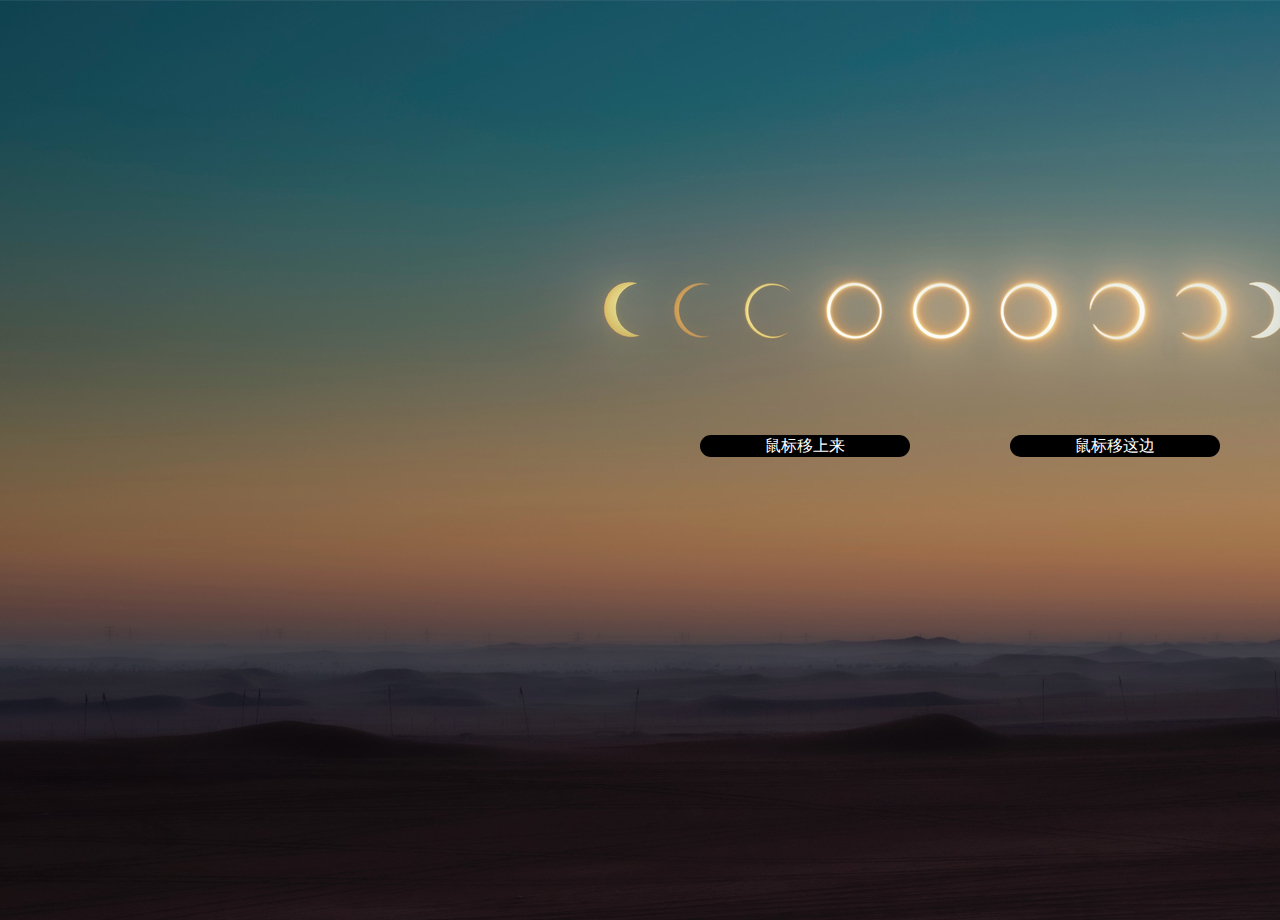
<file: index.html>
<!DOCTYPE html>
<html lang="en">
<head>
    <meta charset="UTF-8">
    <meta name="viewport" content="width=device-width, initial-scale=1.0">
    <title>个人博客</title>
    <style>
        *{
           margin: 0;
           padding: 0;
           text-decoration: none;
           list-style: none;
         }
        .qb{margin: 0 auto;
            background: url(images/3.jpg);width: 1920px;height: 920px;
        }
        .a1{
            float: left;
            width: 200px;
            height:22px;
            margin: 0 50px;
            margin-top: 435px;
            line-height:22px;
            overflow:hidden;
            padding-left:10px;
            background: black;
            border-radius: 50px;
        }
        .a1:first-child{
            margin-left: 700px;
        }

        .a1 span {
            display:block;
            margin-top:-22px;
            color: #ffffff;
        }
        .a1 a:hover {
            padding-top:22px;
        }
        .a1 a {
            color: #ffffff;
            float:left;
            overflow:hidden;
            margin-left: 55px;
        }
        .a2{
            float: left;
            width: 200px;
            height:22px;
            margin: 0 50px;
            margin-top: 435px;
            line-height:22px;
            overflow:hidden;
            padding-left:10px;
            background: black;
            border-radius: 50px;
        }
        .a2:first-child{
            margin-left: 700px;
        }

        .a2 span {
            display:block;
            margin-top:-22px;
            color: #ffffff;
        }
        .a2 a:hover {
            padding-top:22px;
        }
        .a2 a {
            color: #ffffff;
            float:left;
            overflow:hidden;
            margin-left: 55px;
        }


    </style>
</head>
<body>
<div class="qb">
    <div class="a1"><a href="#"><span>错啦!在右边</span>鼠标移上来</a></div>

    <div class="a2"><a href="inde.html"><span>对啦!点吧</span>鼠标移这边</a></div>
</div>
</body>
</html>
</file>
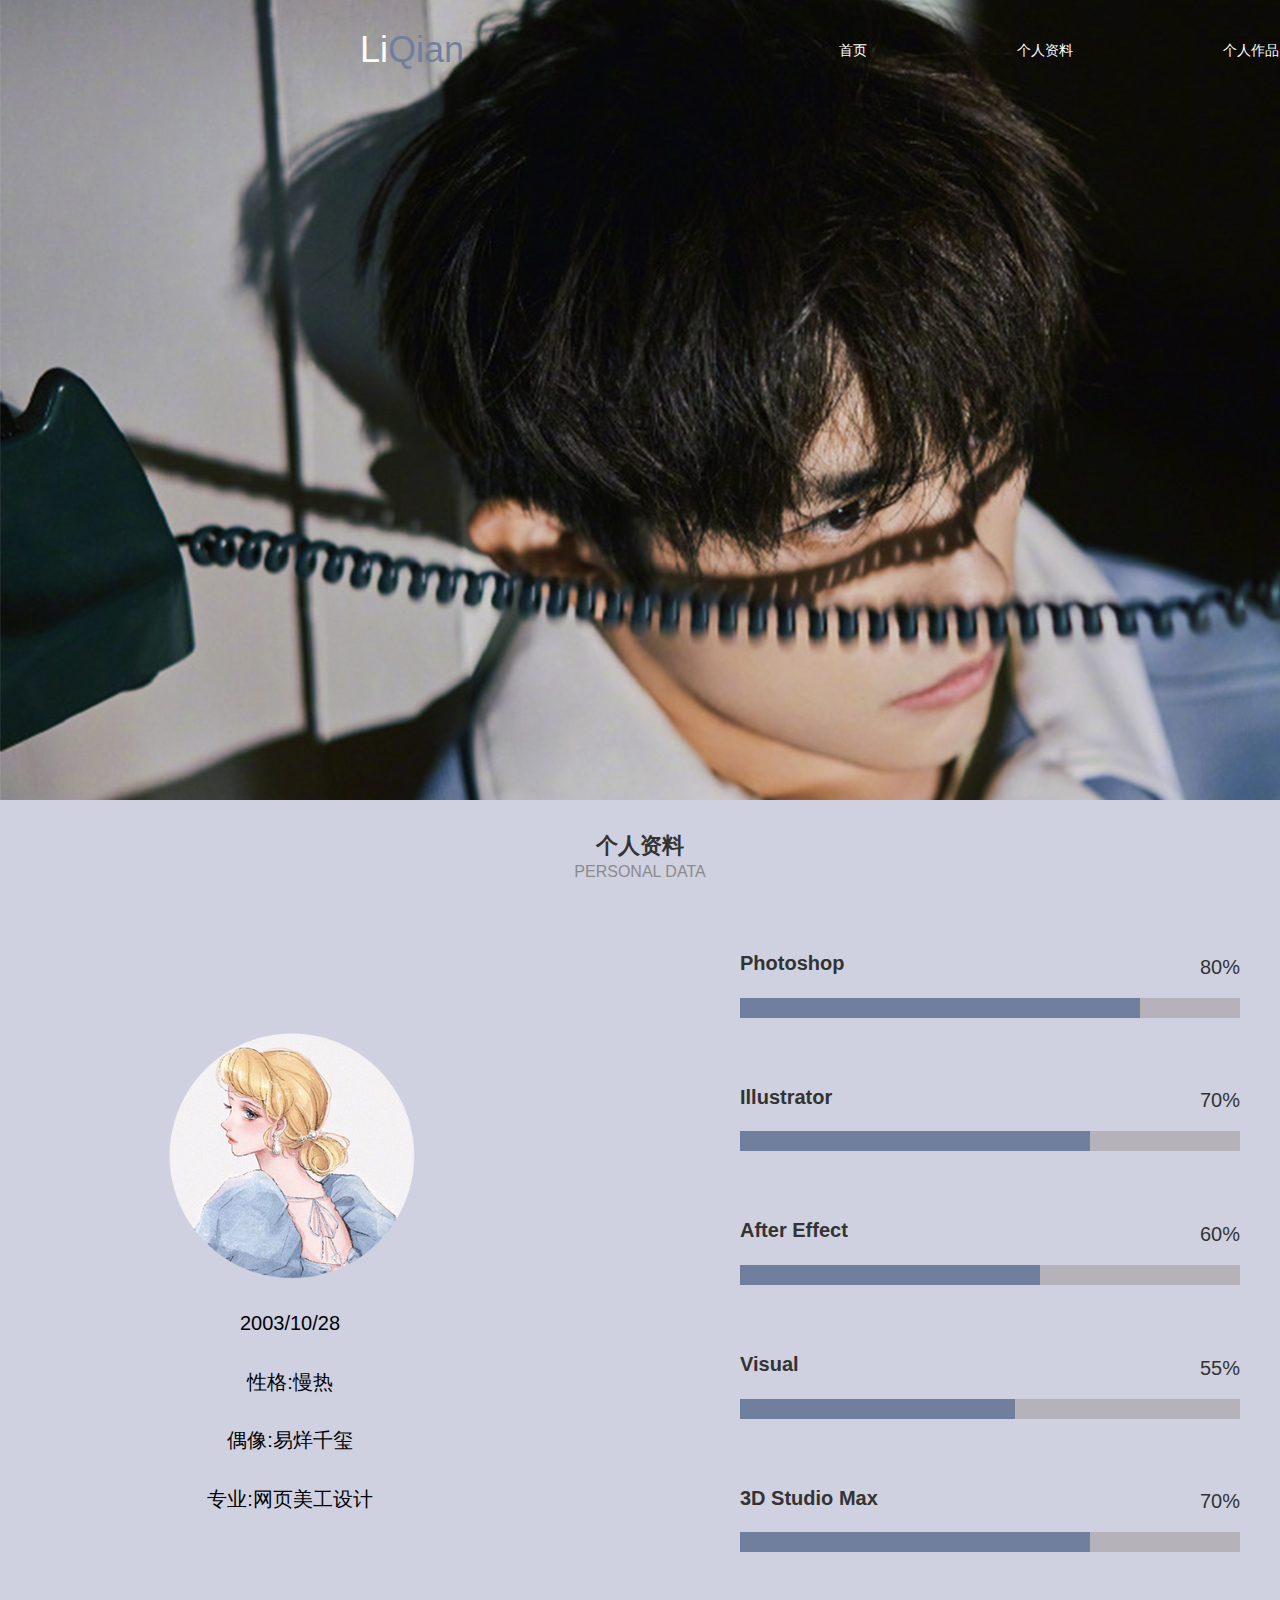
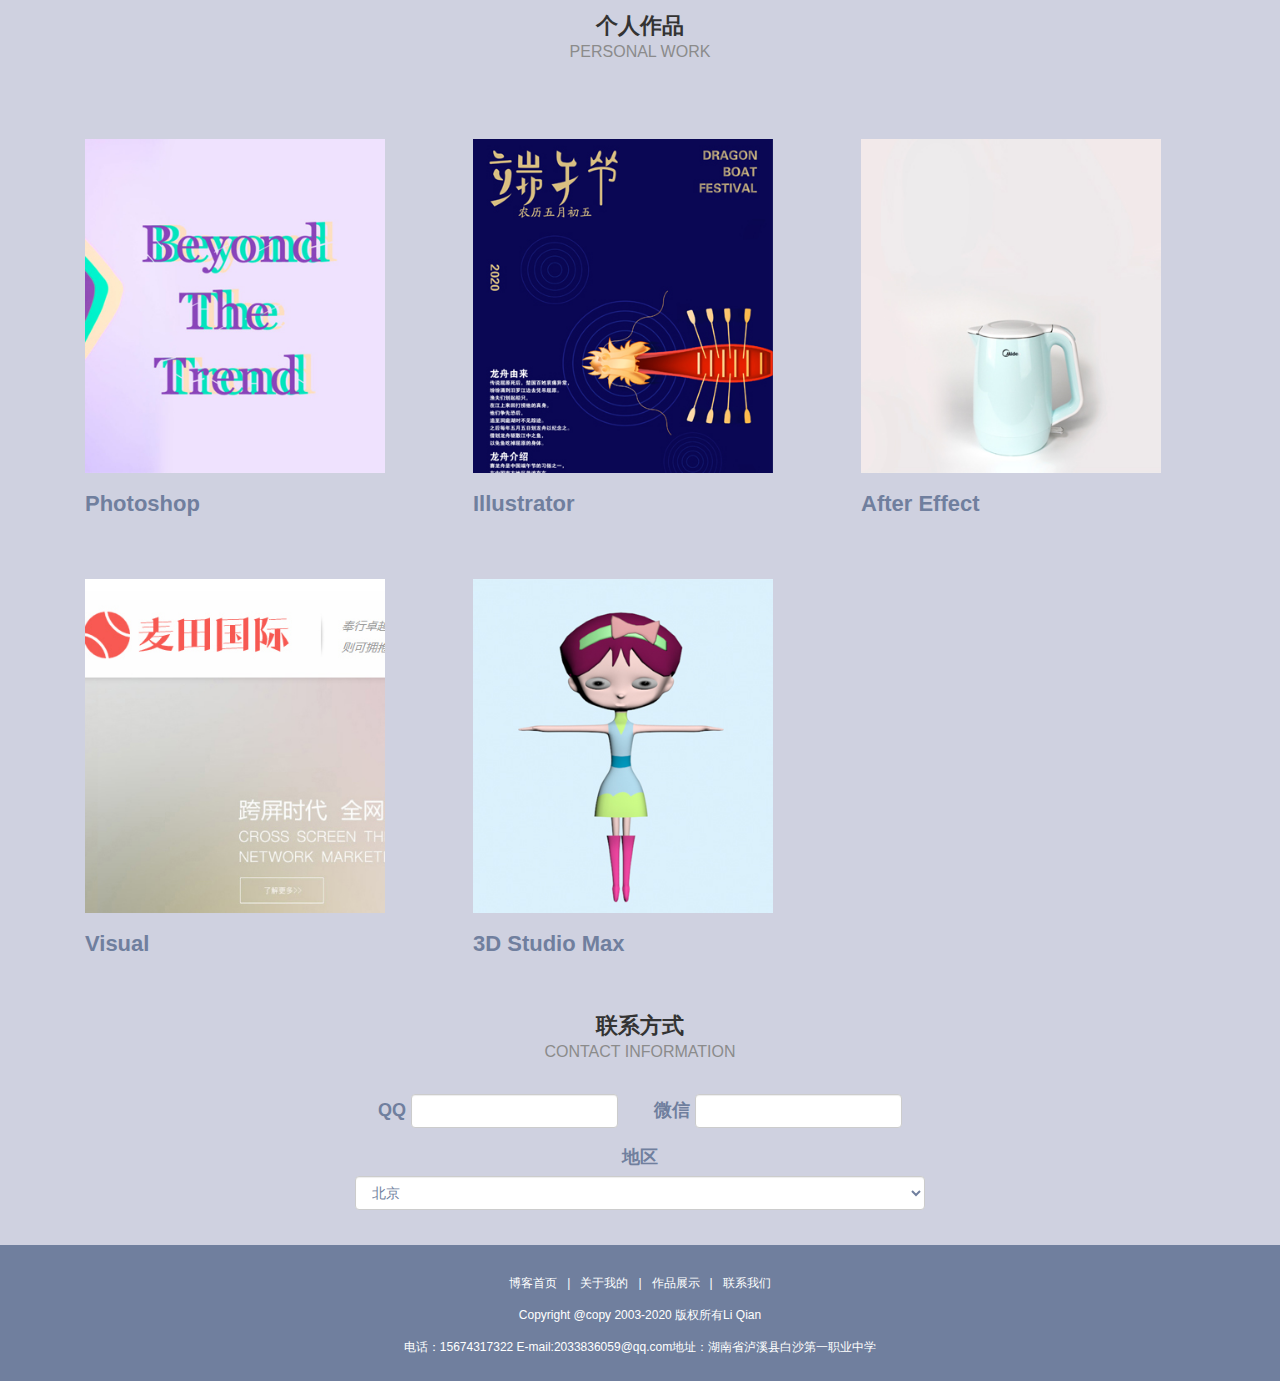
<file: inde.html>
<!DOCTYPE html>
<html lang="en">
<head>
    <meta charset="UTF-8">
    <meta name="viewport" content="width=device-width, initial-scale=1.0">
    <title>个人博客</title>
    <link rel="stylesheet" href="css/bootstrap.css">
    <link rel="stylesheet" href="css/index.css">
</head>
<body>
    <div class="top">
        <div class="nav">
            <h1>Li</h1>
            <h1>Qian</h1>
            <ul>
                <li><a href="#">首页</a></li>
                <li><a href="#">个人资料</a></li>
                <li><a href="#">个人作品</a></li>
                <li><a href="#">联系方式</a></li>
            </ul>
        </div>
        <!-- <div class="banner">
            <p>Jackson Yee's girlfriend's blog</p>
        </div> -->
    </div>



    <div class="main">
            <div class="main1">
                <div class="O">
                    <dl>
                        <dt>个人资料</dt>
                        <dd>PERSONAL DATA</dd>
                    </dl>    
                </div>
    
            <div class="m1-1">
                    <div class="z">
                        <div class="k">
                            <img src="images/2.png" alt="" width="250">
                        </div>
                        <div class="l">
                            <p>
                                2003/10/28
                            </p>
                            <p>
                                性格:慢热
                            </p>
                            <p>
                                偶像:易烊千玺
                            </p>
                            <p>
                                专业:网页美工设计
                            </p>    
                        </div>
                    </div>
                </div>
    
                <div class="m1-2">
                    <dl>
                        <dt>Photoshop</dt>
                        <dd>80%</dd>
                        <div class="x">
                            <div class="m"></div>
                            <div class="n"></div>    
                        </div>
                    </dl>
                    <dl>
                        <dt>Illustrator</dt>
                        <dd>70%</dd>
                        <div class="x">
                            <div class="m"></div>
                            <div class="b"></div>    
                        </div>
                    </dl>
                    <dl>
                        <dt>After Effect</dt>
                        <dd>60%</dd>
                        <div class="x">
                            <div class="m"></div>
                            <div class="v"></div>    
                        </div>
                    </dl>
                    <dl>
                        <dt>Visual</dt>
                        <dd>55%</dd>
                        <div class="x">
                            <div class="m"></div>
                            <div class="c"></div>    
                        </div>
                    </dl>
                    <dl>
                        <dt>3D Studio Max</dt>
                        <dd>70%</dd>
                        <div class="x">
                            <div class="m"></div>
                            <div class="b"></div>    
                        </div>
                    </dl>
                </div>
    
            </div>


            <div class="main-1">
                <div class="j">
                    <dl>
                        <dt>个人作品</dt>
                        <dd>PERSONAL WORK</dd>
                    </dl>
                </div>
                <div class="main2">
                    <a href="#"> <img src="images/m11.jpg" alt="" width="300px"></a>
                    <dl>
                        <dt>Photoshop</dt>
                        <!-- <dd>2020/04/28</dd> -->
                    </dl>
                </div>
                <div class="main2">
                    <a href="#"> <img src="images/m22.jpg" alt="" width="300px"></a>
                    <dl>
                        <dt>Illustrator</dt>
                        <!-- <dd>2020/04/28</dd> -->
                    </dl>
                </div>
                <div class="main2">
                    <a href="#"> <img src="images/m33.jpg" alt="" width="300px"></a>
                    <dl>
                        <dt>After Effect</dt>
                        <!-- <dd>2020/04/28</dd> -->
                    </dl>
                </div>
                <div class="main2">
                    <a href="#"> <img src="images/m44.jpg" alt="" width="300px"></a>
                    <dl>
                        <dt>Visual</dt>
                        <!-- <dd>2020/04/28</dd> -->
                    </dl>
                </div>
                <div class="main2">
                    <a href="#"> <img src="images/m55.jpg" alt="" width="300px"></a>
                    <dl>
                        <dt>3D Studio Max</dt>
                        <!-- <dd>2020/04/28</dd> -->
                    </dl>
                </div>
    
            </div>


            <div class="main3">
                <form class="container container-smll">
                    <dl>
                        <dt>联系方式</dt>
                        <dd>CONTACT INFORMATION</dd>
                    </dl>
                    <div class="form-inline form-group">
            
                        <div class="form-group input-lg">
                            <label>QQ</label>
                            <input type="text" class="form-control">
                        </div>
            
                        <div class="form-group input-lg">
                            <label>微信</label>
                            <input type="text" class="form-control">
                        </div> 
            
                    </div>
            
                    
                    <div class="form-group">
                        <label  class="f">地区</label>
                        <select class="form-control">
                            <option value="1">北京</option>
                            <option value="1">上海</option>
                            <option value="1">天津</option>
                            <option value="1">重庆</option>
                            <option value="1">成都</option>
                            <option value="1">哈尔滨</option>
                            <option value="1">杭州</option>
                            <option value="1">湖南</option>
                            <option value="1">南京</option>
                            <option value="1">厦门</option>
                            <option value="1">邵阳</option>
                            <option value="1">深圳</option>
    
                        </select>
                    </div>    
            
                </form>
            
            </div>
    
    </div>



    <div class="footer">
        <div class="footer-1">
			<p class="f-f">
				<a href="#">博客首页</a>&nbsp;&nbsp;&nbsp;|&nbsp;&nbsp;
				<a href="#">关于我的</a>&nbsp;&nbsp;&nbsp;|&nbsp;&nbsp;
				<a href="#">作品展示</a>&nbsp;&nbsp;&nbsp;|&nbsp;&nbsp;
				<a href="#">联系我们</a>
			</p>
			<p>Copyright @copy 2003-2020  版权所有Li Qian</p>
			<p>电话：15674317322 E-mail:2033836059@qq.com地址：湖南省泸溪县白沙第一职业中学</p>
        </div>
    </div>
</body>
</html>
</file>
<file: css/index.css>
*{
    margin: 0;
    padding: 0;
    text-decoration: none;
    list-style: none;
}
.top{
    margin:  0 auto;
    width: 100%;
    height: 100px;
    overflow: hidden;
    background: url(../images/banner5.jpg);width: 1920px;height: 800px;
}
.nav{
    margin: 0 auto;
    width: 1200px;
    height: 100px;
    overflow: hidden;
}
.nav h1{
    margin: 0 auto;
    line-height: 100px;
    float: left;
    color: #707f9e;
}
.nav h1:first-child{
    color: #ffffff;
}
.nav ul{
    line-height: 100px;
    float: right;
    /* margin-right: 200px; */
}
.nav ul li{
    float: left;
}
.nav ul li a{
    padding: 75px;
    color: #ffffff;
    list-style: none;
    text-decoration: none;
}
.nav ul li a:hover{
    color: #707f9e;
}


/* .banner{
    margin: 0 auto;
    width: 1200px;
    height: 700px;
}
.banner p{
    font-size: 50px;
    color: #66799a;
    text-align: center;
    line-height: 700px;
}
.banner p:hover{
    font-size: 70px;
    transition:2s;
} */


.main{
    margin: 0 auto;
    width: 100%;
    height: 2045px;
    background: #cfd1e0;
}


/* 以下m1-1 -------------------------------------------------------------------*/
.main1{
    margin: 0 auto;
    width: 1200px;
    height: 780px;
    overflow: hidden;
}
.main1 .O{
    margin-top: 30px;
    text-align: center;
}
.main1 .O dt{
    font-size: 22px;
    font-weight: bold;
}
.main1 .O dd{
    font-size: 16px;
    color: #8b8b8b;
}
.main1 .m1-1 .z{
    float: left;
    width: 500px;
    height: 600px;
    margin-top: 45px;
    background:     ;
}
.main1 .m1-1 .z p{
    color: #000000;
    font-size: 20px;
    text-align: center;
    margin-top: 30px;
}
.main1 .m1-1 .z .k{
    margin-left: 127px;
    margin-top: 80px;
}
/* m1-1完 -------------------------------------------------------------------*/


/* 以下m1-2 -------------------------------------------------------------------*/
.main1 .m1-2{
    float: right;
    width: 500px;
    height: 682px;
    font-size: 20px;
    margin-top: 45px;
}
.main1 .m1-2 dl{
    margin-top: 65px;
    margin-bottom: 0px;
}
.main1 .m1-2 dl:first-child{
    margin-top: 0px;
}
.main1 .m1-2 dd{
    float: right;
    margin-top: -25px;
}
.main1 .m1-2 .x{
    margin-top: 20px;
}
.main1 .m1-2 .m{
    width: 500px;
    height: 20px;
    background: #b5b2ba;
}
.main1 .m1-2 .n{
    width: 400px;
    height: 20px;
    margin-top: -20px;
    background:  #707f9e;
}
.main1 .m1-2 .b{
    width: 350px;
    height: 20px;
    margin-top: -20px;
    background:  #707f9e;
}
.main1 .m1-2 .v{
    width: 300px;
    height: 20px;
    margin-top: -20px;
    background:  #707f9e;
}
.main1 .m1-2 .c{
    width: 275px;
    height: 20px;
    margin-top: -20px;
    background:  #707f9e;
}
/* m1-2完 -------------------------------------------------------------------*/


/* 以下main-1-------------------------------------------------------------------*/
.main-1{
    margin: 0 auto;
    width: 1200px;
    height: 1000px;
    overflow: hidden;
}
.main-1 .j{
    margin-top: 30px;
    text-align: center;
}
.main-1 .j dt{
    font-size: 22px;
    font-weight: bold;
}
.main-1 .j dd{
    font-size: 16px;
    color: #8b8b8b;
}
.main-1 .main2{
    float: left;
    width: 360px;
    height: 400px;
    color: #707f9e;
    margin-top: 40px;
    margin-left: 15px;
    margin-right: 13px;
}
.main-1 .main2 img{
    margin-top: 15px;
    margin-left: 30px;
}
.main-1 .main2 dt{
    margin-top: 15px;
    font-size: 22px;
    font-weight: bold;
    margin-left: 30px;
}
.main-1 .main2:hover{
    box-sizing: border-box;
    border: 2px dotted #b5b2ba;
    color: #707f9e;
    width: 380px;
    height: 400px;
    transition:2s;
}
/* main-1结束 -----------------------------------------------*/


/* 以下main3-------------------------------------------------------------------*/
.main3{
    margin: 0 auto;
    width: 100%;
    height: 250px;
    overflow: hidden;
}
.container-smll{
    max-width: 600px;
}
.main3 .container-smll{
    margin-top: 30px;
    text-align: center;
}
.main3 .container-smll dt{
    font-size: 22px;
    font-weight: bold;
}
.main3 .container-smll dd{
    font-size: 16px;
    color: #8b8b8b;
}
.main3 .form-group{
    color: #707f9e;
}
.main3 .f{
    font-size: 18px;
}
.main3 .form-control{
    color: #707f9e;
}

/* main3结束 -----------------------------------------------*/


.footer{
    margin: 0 auto;
    height: 136px;
    background: #707f9e;
}
.footer-1{
    width: 1200px;
    margin: 0 auto;
}
.footer-1 a{
    color: #ffffff;
}
.footer-1 p{
    display: block;
    color: #ffffff;
    font: 12px "微软雅黑",Arial;
    margin-bottom: 15px;
    text-align: center;
}
.footer-1 .f-f{
    padding-top: 30px;
}
/* 尾部 */
</file>
